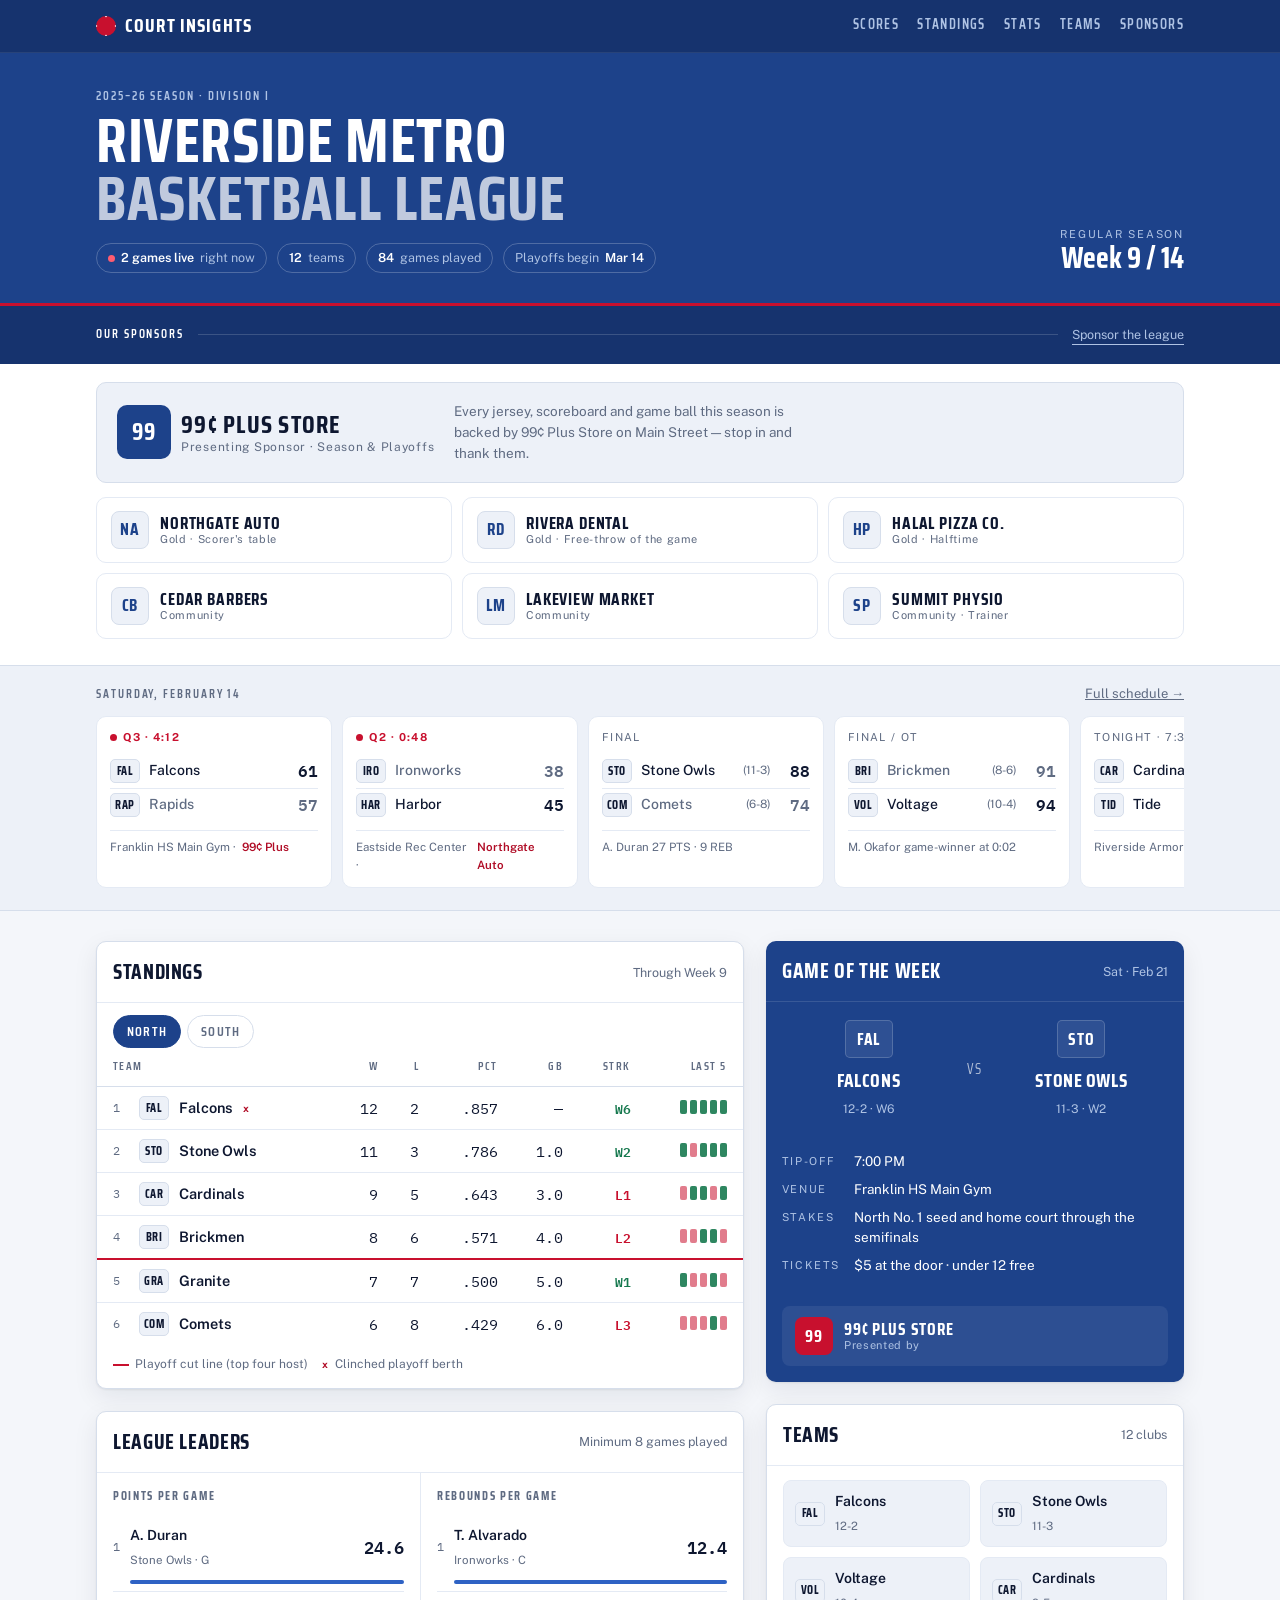
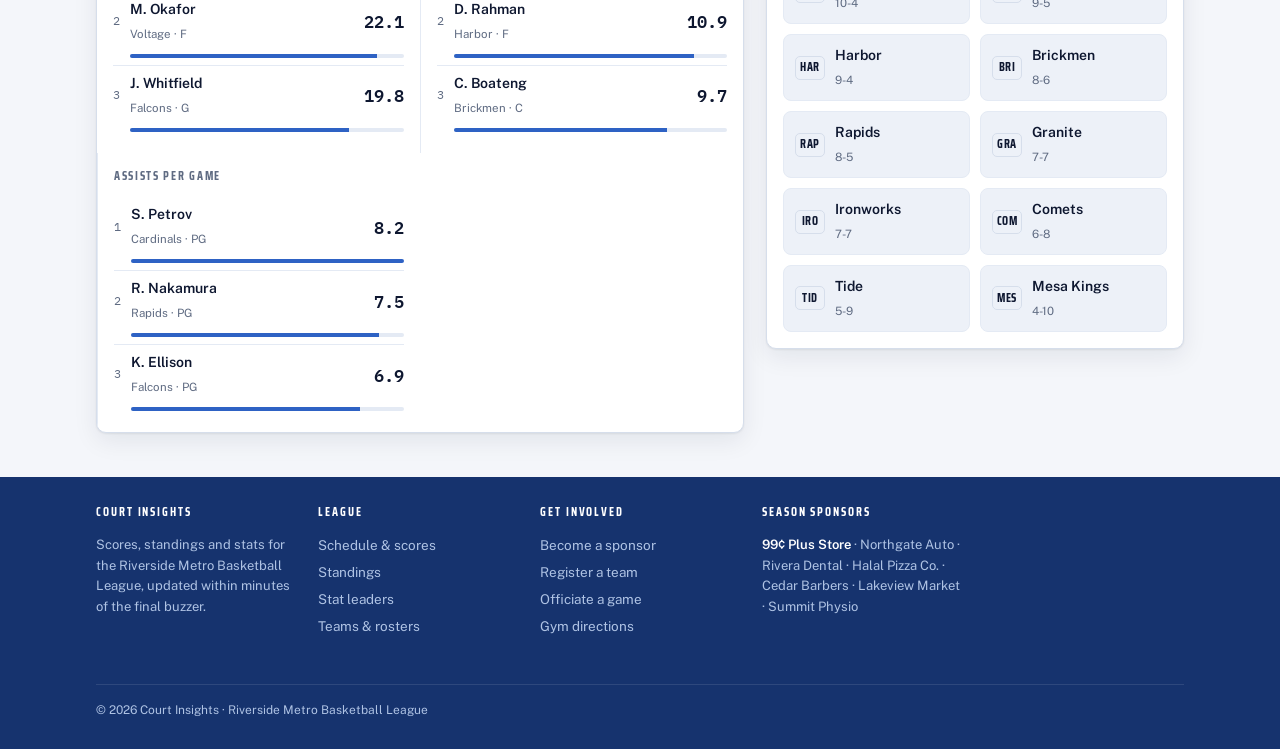
<file: index.html>
<!doctype html>
<html lang="en">
<head>
<meta charset="utf-8">
<meta name="viewport" content="width=device-width, initial-scale=1, viewport-fit=cover">
<title>Riverside Metro Basketball League — Court Insights</title>
<meta name="description" content="Live scores, standings and stat leaders for the Riverside Metro Basketball League, updated within minutes of the final buzzer.">
<meta name="theme-color" content="#1D428A">
<meta property="og:title" content="Riverside Metro Basketball League">
<meta property="og:description" content="Live scores, standings and stat leaders — plus the local businesses that make the season happen.">
<meta property="og:type" content="website">
<link rel="icon" href="data:image/svg+xml,%3Csvg xmlns='http://www.w3.org/2000/svg' viewBox='0 0 32 32'%3E%3Ccircle cx='16' cy='16' r='14' fill='%23C8102E'/%3E%3Cg stroke='%23fff' stroke-width='2' fill='none'%3E%3Ccircle cx='16' cy='16' r='14'/%3E%3Cpath d='M16 2v28M2 16h28M6 6c6 4 8 14 4 20M26 6c-6 4-8 14-4 20'/%3E%3C/g%3E%3C/svg%3E">
<link rel="preconnect" href="https://fonts.googleapis.com">
<link rel="preconnect" href="https://fonts.gstatic.com" crossorigin>
<link rel="stylesheet" href="https://fonts.googleapis.com/css2?family=Saira+Condensed:wght@500;600;700&family=Public+Sans:wght@400;500;600;700&family=IBM+Plex+Mono:wght@500;600&display=swap">
<link rel="stylesheet" href="assets/styles.css">
</head>
<body>

<header class="topbar">
  <div class="wrap">
    <a class="mark" href="#top"><span class="ball" aria-hidden="true"></span>Court Insights</a>
    <nav class="nav" aria-label="Main">
      <a href="#scores">Scores</a>
      <a href="#standings">Standings</a>
      <a href="#leaders">Stats</a>
      <a href="#teams">Teams</a>
      <a href="#sponsors">Sponsors</a>
    </nav>
  </div>
</header>

<!-- League name -->
<section class="league" id="top" data-render="league"></section>

<!-- Sponsors sit immediately beneath the league name -->
<section class="sponsors" id="sponsors" data-render="sponsors"></section>

<!-- Today's games -->
<section class="scores" id="scores" data-render="scores"></section>

<main>
  <div class="wrap">
    <div class="cols">
      <div>
        <section class="panel" id="standings" data-render="standings"></section>
        <section class="panel leaders" id="leaders" data-render="leaders"></section>
      </div>
      <aside>
        <section class="panel spotlight" id="spotlight" data-render="spotlight"></section>
        <section class="panel teams" id="teams" data-render="teams"></section>
      </aside>
    </div>
  </div>
</main>

<footer data-render="footer"></footer>

<script src="data/league.js"></script>
<script src="assets/app.js"></script>
</body>
</html>
</file>
<file: assets/styles.css>
/* Court Insights — base reset (supplied by the host in the prototype) */
html{-webkit-text-size-adjust:100%;}
img{max-width:100%;display:block;}
[hidden]{display:none!important;}

:root{
    --paper:#F4F6FA;
    --surface:#FFFFFF;
    --surface-2:#EDF1F8;
    --line:#D6DEEB;
    --line-soft:#E4EAF4;
    --ink:#0E1730;
    --muted:#5F6B82;
    --brand-bg:#1D428A;
    --brand-bg-2:#16336E;
    --on-brand:#FFFFFF;
    --on-brand-muted:#AFC3E4;
    --on-brand-accent:#FFFFFF;
    --accent:#C8102E;
    --accent-ink:#B00C26;
    --on-accent:#FFFFFF;
    --data:#2E62C4;
    --win:#17794F;
    --loss:#C8102E;
    --shadow:0 1px 2px rgba(14,23,48,.07), 0 8px 24px rgba(14,23,48,.08);
    --radius:10px;
    color-scheme:light;
  }
  @media (prefers-color-scheme: dark){
    :root:not([data-theme="light"]){
      --paper:#080D16;
      --surface:#101A2B;
      --surface-2:#16233A;
      --line:#253550;
      --line-soft:#1D2B44;
      --ink:#E9EFF9;
      --muted:#93A3BE;
      --brand-bg:#152D5E;
      --brand-bg-2:#0E2047;
      --on-brand:#FFFFFF;
      --on-brand-muted:#9FB4DA;
      --on-brand-accent:#FFFFFF;
      --accent:#F14257;
      --accent-ink:#F87082;
      --on-accent:#23020A;
      --data:#5B8FE8;
      --win:#3FB57E;
      --loss:#F14257;
      --shadow:0 1px 2px rgba(0,0,0,.4), 0 10px 28px rgba(0,0,0,.35);
      color-scheme:dark;
    }
  }
  :root[data-theme="dark"]{
--paper:#080D16;
    --surface:#101A2B;
    --surface-2:#16233A;
    --line:#253550;
    --line-soft:#1D2B44;
    --ink:#E9EFF9;
    --muted:#93A3BE;
    --brand-bg:#152D5E;
    --brand-bg-2:#0E2047;
    --on-brand:#FFFFFF;
    --on-brand-muted:#9FB4DA;
    --on-brand-accent:#FFFFFF;
    --accent:#F14257;
    --accent-ink:#F87082;
    --on-accent:#23020A;
    --data:#5B8FE8;
    --win:#3FB57E;
    --loss:#F14257;
    --shadow:0 1px 2px rgba(0,0,0,.4), 0 10px 28px rgba(0,0,0,.35);
    color-scheme:dark;
  }

  *{box-sizing:border-box;}
  body{
    margin:0;
    background:var(--paper);
    color:var(--ink);
    font-family:"Public Sans","Helvetica Neue",Arial,sans-serif;
    font-size:15px;
    line-height:1.55;
    -webkit-font-smoothing:antialiased;
  }
  h1,h2,h3,.display{
    font-family:"Saira Condensed","Arial Narrow",Arial,sans-serif;
    font-weight:700;
    letter-spacing:.005em;
    text-wrap:balance;
    margin:0;
  }
  .num{font-family:"IBM Plex Mono",ui-monospace,SFMono-Regular,Menlo,monospace;font-variant-numeric:tabular-nums;}
  a{color:inherit;}
  a:focus-visible,button:focus-visible{outline:2px solid var(--accent);outline-offset:2px;border-radius:4px;}
  .wrap{max-width:1120px;margin:0 auto;padding-inline:16px;}
  .eyebrow{
    font-family:"Saira Condensed","Arial Narrow",Arial,sans-serif;
    font-weight:600;font-size:12px;letter-spacing:.16em;text-transform:uppercase;
  }

  /* ---------- utility nav ---------- */
  .topbar{
    position:sticky;top:env(safe-area-inset-top, 0px);z-index:40;
    background:var(--brand-bg-2);color:var(--on-brand);
    border-bottom:1px solid rgba(255,255,255,.08);
  }
  .topbar .wrap{display:flex;align-items:center;gap:20px;min-height:52px;flex-wrap:wrap;padding-block:8px;}
  .mark{display:flex;align-items:center;gap:9px;font-family:"Saira Condensed",Arial,sans-serif;font-weight:700;font-size:19px;letter-spacing:.06em;text-transform:uppercase;text-decoration:none;}
  .mark .ball{width:20px;height:20px;border-radius:50%;background:var(--accent);position:relative;flex:none;}
  .mark .ball::before,.mark .ball::after{content:"";position:absolute;inset:0;border:1.5px solid var(--on-brand);border-radius:50%;}
  .mark .ball::before{clip-path:inset(0 46% 0 46%);}
  .mark .ball::after{clip-path:inset(46% 0 46% 0);}
  .nav{display:flex;gap:18px;flex-wrap:wrap;margin-left:auto;}
  .nav a{
    font-family:"Saira Condensed",Arial,sans-serif;font-size:14px;font-weight:600;
    letter-spacing:.1em;text-transform:uppercase;text-decoration:none;color:var(--on-brand-muted);
    padding-block:4px;border-bottom:2px solid transparent;
  }
  .nav a:hover{color:var(--on-brand);border-bottom-color:var(--accent);}

  /* ---------- league identity ---------- */
  .league{background:var(--brand-bg);color:var(--on-brand);border-bottom:3px solid var(--accent);}
  .league .wrap{padding-block:34px 30px;display:grid;gap:18px;grid-template-columns:1fr auto;align-items:end;}
  .league-id .eyebrow{color:var(--on-brand-muted);display:block;margin-bottom:6px;}
  .league h1{
    font-size:clamp(34px,7vw,62px);line-height:.95;text-transform:uppercase;letter-spacing:.01em;
  }
  .league h1 span{display:block;color:rgba(255,255,255,.72);}
  .league-meta{display:flex;gap:10px;flex-wrap:wrap;margin-top:14px;}
  .chip{
    display:inline-flex;align-items:center;gap:6px;
    border:1px solid rgba(255,255,255,.22);border-radius:999px;padding:4px 11px;
    font-size:12.5px;color:var(--on-brand-muted);
  }
  .chip strong{color:var(--on-brand);font-weight:600;}
  .chip .live-dot{background:#FF5C70;}
  .live-dot{width:7px;height:7px;border-radius:50%;background:var(--loss);flex:none;box-shadow:0 0 0 0 rgba(200,16,46,.55);animation:pulse 2s infinite;}
  @keyframes pulse{70%{box-shadow:0 0 0 7px rgba(200,16,46,0);}100%{box-shadow:0 0 0 0 rgba(200,16,46,0);}}
  .week-box{text-align:right;}
  .week-box .k{font-size:11px;letter-spacing:.16em;text-transform:uppercase;color:var(--on-brand-muted);}
  .week-box .v{font-family:"Saira Condensed",Arial,sans-serif;font-size:30px;font-weight:700;line-height:1;}

  /* ---------- sponsors (directly beneath the league name) ---------- */
  .sponsors{
    background:linear-gradient(180deg,var(--brand-bg-2) 0 58px,var(--surface) 58px);
    border-bottom:1px solid var(--line);
  }
  .sponsors .wrap{padding-block:0 26px;}
  .sponsor-head{
    display:flex;align-items:center;gap:14px;height:58px;color:var(--on-brand);
  }
  .sponsor-head .eyebrow{color:var(--on-brand);}
  .sponsor-head .rule{flex:1;height:1px;background:rgba(255,255,255,.16);}
  .sponsor-head a{
    font-size:12.5px;color:var(--on-brand-muted);text-decoration:none;border-bottom:1px solid currentColor;
  }
  .sponsor-head a:hover{color:var(--on-brand);}

  .presenting{
    margin-top:18px;background:var(--surface-2);border:1px solid var(--line);border-radius:var(--radius);
    padding:18px 20px;display:flex;align-items:center;gap:20px;flex-wrap:wrap;
  }
  .presenting .tier{font-size:11px;letter-spacing:.16em;text-transform:uppercase;color:var(--accent-ink);font-weight:700;}
  .presenting .blurb{color:var(--muted);font-size:13.5px;max-width:46ch;margin:0;}

  .logo{display:inline-flex;align-items:center;gap:10px;text-decoration:none;color:var(--ink);}
  .glyph{
    width:38px;height:38px;flex:none;border-radius:8px;display:grid;place-items:center;
    background:var(--brand-bg);color:var(--on-brand);
    font-family:"Saira Condensed",Arial,sans-serif;font-weight:700;font-size:17px;letter-spacing:.04em;
  }
  .lockup{display:grid;line-height:1.2;min-width:0;}
  .name{font-family:"Saira Condensed",Arial,sans-serif;font-weight:700;font-size:17px;letter-spacing:.05em;text-transform:uppercase;}
  .kind{font-size:11px;color:var(--muted);letter-spacing:.06em;}
  .logo.big .glyph{width:54px;height:54px;border-radius:10px;font-size:24px;}
  .logo.big .name{font-size:25px;}
  .logo.big .kind{font-size:12px;}

  .sponsor-grid{
    margin-top:14px;display:grid;gap:10px;
    grid-template-columns:repeat(3,minmax(0,1fr));
  }
  .sponsor-card{
    background:var(--surface);border:1px solid var(--line-soft);border-radius:var(--radius);
    padding:13px 14px;display:flex;align-items:center;gap:11px;text-decoration:none;
    transition:border-color .15s ease, transform .15s ease;
  }
  .sponsor-card:hover{border-color:var(--accent);transform:translateY(-1px);}
  .sponsor-card .glyph{background:var(--surface-2);color:var(--brand-bg);border:1px solid var(--line);}
  .btn{
    display:inline-flex;align-items:center;gap:8px;text-decoration:none;cursor:pointer;
    font-family:"Saira Condensed",Arial,sans-serif;font-weight:700;font-size:15px;letter-spacing:.08em;text-transform:uppercase;
    background:var(--accent);color:var(--on-accent);border:0;border-radius:7px;padding:9px 16px;
  }
  .btn:hover{filter:brightness(1.06);}
  .btn.ghost{background:transparent;color:var(--ink);border:1px solid var(--line);}
  .btn.ghost:hover{border-color:var(--accent);}

  /* ---------- scores strip ---------- */
  .scores{background:var(--surface-2);border-bottom:1px solid var(--line);}
  .scores .wrap{padding-block:18px;}
  .strip-head{display:flex;align-items:baseline;gap:12px;margin-bottom:12px;}
  .strip-head .eyebrow{color:var(--muted);}
  .strip-head a{margin-left:auto;font-size:13px;color:var(--muted);}
  .rail{display:flex;gap:10px;overflow-x:auto;padding-bottom:4px;scrollbar-width:thin;}
  .game{
    flex:0 0 auto;width:236px;background:var(--surface);border:1px solid var(--line-soft);
    border-radius:var(--radius);padding:12px 13px;
  }
  .game .status{display:flex;align-items:center;gap:6px;font-size:11px;letter-spacing:.12em;text-transform:uppercase;color:var(--muted);margin-bottom:9px;}
  .game .status.is-live{color:var(--loss);font-weight:700;}
  .row{display:flex;align-items:center;gap:9px;padding-block:4px;}
  .row + .row{border-top:1px solid var(--line-soft);}
  .tag{
    width:30px;height:24px;flex:none;border-radius:5px;display:grid;place-items:center;
    background:var(--surface-2);border:1px solid var(--line);color:var(--ink);
    font-family:"Saira Condensed",Arial,sans-serif;font-size:12px;font-weight:700;letter-spacing:.04em;
  }
  .row .team{flex:1;font-weight:500;font-size:14px;}
  .row .rec{font-size:11.5px;color:var(--muted);}
  .row .pts{font-family:"IBM Plex Mono",monospace;font-variant-numeric:tabular-nums;font-weight:600;font-size:16px;min-width:30px;text-align:right;}
  .row.lead .pts,.row.lead .team{color:var(--ink);}
  .row.trail .pts,.row.trail .team{color:var(--muted);}
  .game .foot{margin-top:9px;padding-top:8px;border-top:1px solid var(--line-soft);font-size:11.5px;color:var(--muted);display:flex;gap:6px;align-items:center;}
  .game .foot .by{color:var(--accent-ink);font-weight:600;}

  /* ---------- main layout ---------- */
  main .wrap{padding-block:30px 10px;}
  .cols{display:grid;gap:22px;grid-template-columns:minmax(0,1.55fr) minmax(0,1fr);align-items:start;}
  .panel{background:var(--surface);border:1px solid var(--line);border-radius:var(--radius);box-shadow:var(--shadow);overflow:hidden;}
  .panel-head{display:flex;align-items:center;gap:12px;padding:14px 16px;border-bottom:1px solid var(--line-soft);flex-wrap:wrap;}
  .panel-head h2{font-size:21px;text-transform:uppercase;letter-spacing:.03em;}
  .panel-head .sub{font-size:12.5px;color:var(--muted);margin-left:auto;}
  .tabs{display:flex;gap:6px;padding:12px 16px 0;}
  .tab{
    font-family:"Saira Condensed",Arial,sans-serif;font-size:13.5px;font-weight:600;letter-spacing:.09em;text-transform:uppercase;
    background:transparent;border:1px solid var(--line);color:var(--muted);border-radius:999px;padding:5px 13px;cursor:pointer;
  }
  .tab[aria-selected="true"]{background:var(--brand-bg);border-color:var(--brand-bg);color:var(--on-brand);}

  .table-scroll{overflow-x:auto;}
  table{width:100%;border-collapse:collapse;min-width:520px;}
  th,td{padding:9px 10px;text-align:right;white-space:nowrap;}
  th:first-child,td:first-child{text-align:left;padding-left:16px;}
  td:last-child,th:last-child{padding-right:16px;}
  thead th{
    font-family:"Saira Condensed",Arial,sans-serif;font-size:11.5px;font-weight:600;letter-spacing:.13em;text-transform:uppercase;
    color:var(--muted);border-bottom:1px solid var(--line);padding-block:10px;
  }
  tbody tr + tr td{border-top:1px solid var(--line-soft);}
  tbody tr:hover td{background:var(--surface-2);}
  .team-cell{display:flex;align-items:center;gap:10px;}
  .seed{font-family:"IBM Plex Mono",monospace;font-size:12px;color:var(--muted);width:16px;}
  .team-cell .tag{width:30px;height:24px;}
  .team-cell b{font-weight:600;font-size:14.5px;}
  .clinch{font-size:10px;color:var(--accent-ink);font-weight:700;letter-spacing:.08em;}
  .streak{font-family:"IBM Plex Mono",monospace;font-size:12.5px;font-weight:600;}
  .streak.w{color:var(--win);}
  .streak.l{color:var(--loss);}
  .l5{display:inline-flex;gap:3px;}
  .l5 i{width:7px;height:14px;border-radius:2px;display:block;background:var(--loss);opacity:.55;}
  .l5 i.w{background:var(--win);opacity:.9;}
  .playoff-line td{border-top:2px solid var(--accent)!important;}
  .legend{padding:10px 16px 14px;font-size:12px;color:var(--muted);display:flex;gap:14px;flex-wrap:wrap;}
  .legend span{display:inline-flex;align-items:center;gap:6px;}
  .legend .bar{width:16px;height:2px;background:var(--accent);display:block;}

  /* spotlight */
  .spotlight{background:var(--brand-bg);color:var(--on-brand);border:0;}
  .spotlight .panel-head{border-bottom-color:rgba(255,255,255,.12);}
  .spotlight .panel-head h2{color:var(--on-brand);}
  .spotlight .panel-head .sub{color:var(--on-brand-muted);}
  .matchup{padding:18px 16px;display:grid;grid-template-columns:1fr auto 1fr;gap:12px;align-items:center;text-align:center;}
  .matchup .side .tag{width:48px;height:38px;margin:0 auto 8px;font-size:17px;background:rgba(255,255,255,.08);border-color:rgba(255,255,255,.18);color:var(--on-brand);}
  .matchup .side b{display:block;font-family:"Saira Condensed",Arial,sans-serif;font-size:19px;letter-spacing:.03em;text-transform:uppercase;}
  .matchup .side small{color:var(--on-brand-muted);font-size:12px;}
  .matchup .vs{font-family:"Saira Condensed",Arial,sans-serif;font-size:14px;color:rgba(255,255,255,.66);letter-spacing:.12em;}
  .tipoff{padding:0 16px 16px;display:grid;gap:7px;font-size:13.5px;color:var(--on-brand-muted);}
  .tipoff div{display:flex;gap:10px;}
  .tipoff dt{width:62px;flex:none;font-size:11px;letter-spacing:.14em;text-transform:uppercase;color:var(--on-brand-muted);padding-top:2px;}
  .tipoff dd{margin:0;color:var(--on-brand);}
  .spot-sponsor{margin:0 16px 16px;padding:11px 13px;border-radius:8px;background:rgba(255,255,255,.07);display:flex;align-items:center;gap:11px;}
  .spot-sponsor .glyph{background:var(--accent);color:var(--on-accent);}
  .spot-sponsor .name{color:var(--on-brand);}
  .spot-sponsor .kind{color:var(--on-brand-muted);}

  /* leaders */
  .leaders{margin-top:22px;}
  .leader-grid{display:grid;gap:0;grid-template-columns:repeat(auto-fit,minmax(240px,1fr));}
  .leader-col{padding:14px 16px;}
  .leader-col + .leader-col{border-left:1px solid var(--line-soft);}
  .leader-col h3{font-size:12px;letter-spacing:.14em;text-transform:uppercase;color:var(--muted);margin-bottom:12px;}
  .leader{display:grid;grid-template-columns:auto 1fr auto;gap:10px;align-items:center;padding-block:7px;}
  .leader + .leader{border-top:1px solid var(--line-soft);}
  .leader .rk{font-family:"IBM Plex Mono",monospace;font-size:12px;color:var(--muted);}
  .leader .who{min-width:0;}
  .leader .who b{display:block;font-weight:600;font-size:14px;white-space:nowrap;overflow:hidden;text-overflow:ellipsis;}
  .leader .who small{color:var(--muted);font-size:11.5px;}
  .leader .val{font-family:"IBM Plex Mono",monospace;font-variant-numeric:tabular-nums;font-weight:600;font-size:17px;}
  .meter{grid-column:2/-1;height:4px;border-radius:2px;background:var(--line-soft);overflow:hidden;}
  .meter i{display:block;height:100%;background:var(--data);}

  /* teams */
  .teams{margin-top:22px;}
  .team-grid{display:grid;gap:10px;grid-template-columns:repeat(auto-fit,minmax(168px,1fr));padding:14px 16px 16px;}
  .team-tile{
    display:flex;align-items:center;gap:10px;padding:10px 11px;border:1px solid var(--line-soft);
    border-radius:8px;text-decoration:none;background:var(--surface-2);
  }
  .team-tile:hover{border-color:var(--accent);}
  .team-tile b{display:block;font-size:14px;font-weight:600;}
  .team-tile small{color:var(--muted);font-size:11.5px;}

  /* footer */
  footer{margin-top:34px;background:var(--brand-bg-2);color:var(--on-brand-muted);padding-block:26px 30px;}
  footer .wrap{display:grid;gap:22px;grid-template-columns:repeat(auto-fit,minmax(200px,1fr));}
  footer h4{font-family:"Saira Condensed",Arial,sans-serif;font-size:12px;letter-spacing:.16em;text-transform:uppercase;color:var(--on-brand);margin:0 0 10px;}
  footer a{display:block;color:var(--on-brand-muted);text-decoration:none;padding-block:3px;font-size:13.5px;}
  footer a:hover{color:var(--on-brand);}
  footer .thanks{font-size:13px;line-height:1.6;}
  footer .thanks b{color:var(--on-brand);font-weight:600;}
  .colophon{border-top:1px solid rgba(255,255,255,.1);margin-top:22px;padding-top:16px;font-size:12px;color:var(--on-brand-muted);}

  @media (max-width:520px){
    body{font-size:14.5px;}
    .nav{gap:12px;width:100%;margin-left:0;}
    .nav a{font-size:13px;}
    .topbar .wrap{gap:10px;}
    .league .wrap{padding-block:26px 24px;}
    .league-meta{gap:7px;}
    .chip{font-size:12px;padding:3px 9px;}
    .sponsor-head{height:52px;gap:10px;}
    .presenting{padding:15px 16px;gap:14px;}
    .sponsor-grid{grid-template-columns:repeat(2,minmax(0,1fr));gap:8px;}
    .sponsor-card{padding:10px;gap:8px;flex-direction:column;align-items:flex-start;}
    .sponsor-card .name{font-size:15px;}
    .game{width:216px;}
    .panel-head{padding:12px 14px;}
    .panel-head .sub{margin-left:0;width:100%;}
    .leader-col{padding:12px 14px;}
    .team-grid{grid-template-columns:repeat(2,minmax(0,1fr));padding:12px 14px 14px;}
  }
  @media (max-width:860px){
    .cols{grid-template-columns:minmax(0,1fr);}
    .sponsor-grid{grid-template-columns:repeat(2,minmax(0,1fr));}
    .league .wrap{grid-template-columns:1fr;align-items:start;}
    .week-box{text-align:left;}
    .leader-col + .leader-col{border-left:0;border-top:1px solid var(--line-soft);}
  }
  @media (prefers-reduced-motion: reduce){
    *{animation:none!important;transition:none!important;}
  }
</file>
